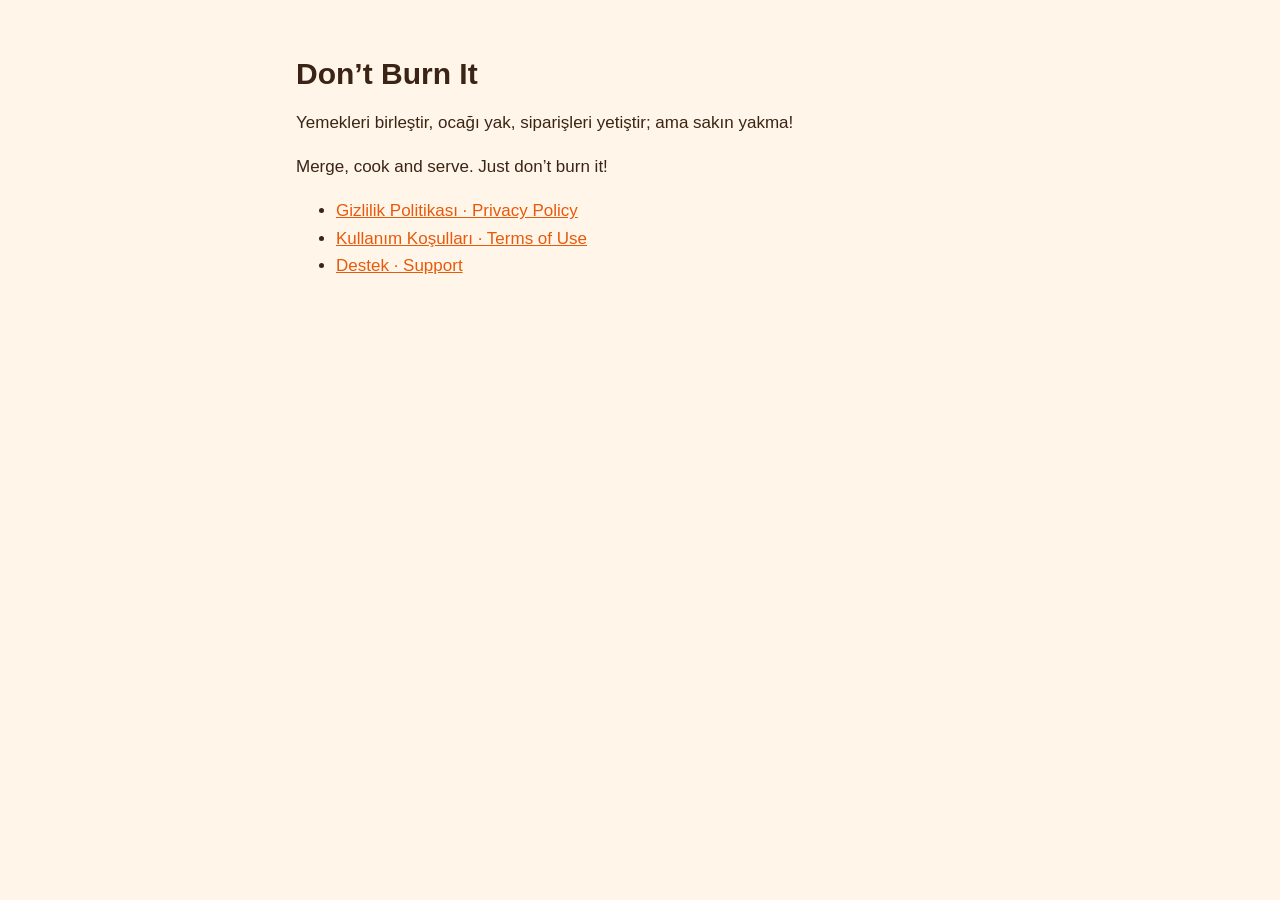
<file: index.html>
<!doctype html>
<html lang="tr">
<head>
<meta charset="utf-8">
<meta name="viewport" content="width=device-width, initial-scale=1">
<title>Don’t Burn It</title>
<link rel="stylesheet" href="style.css">
</head>
<body>
<main>
<h1>Don’t Burn It</h1>
<p>Yemekleri birleştir, ocağı yak, siparişleri yetiştir; ama sakın yakma!</p>
<p>Merge, cook and serve. Just don’t burn it!</p>
<ul>
<li><a href="gizlilik.html">Gizlilik Politikası · Privacy Policy</a></li>
<li><a href="kosullar.html">Kullanım Koşulları · Terms of Use</a></li>
<li><a href="destek.html">Destek · Support</a></li>
</ul>
</main>
</body>
</html>
</file>
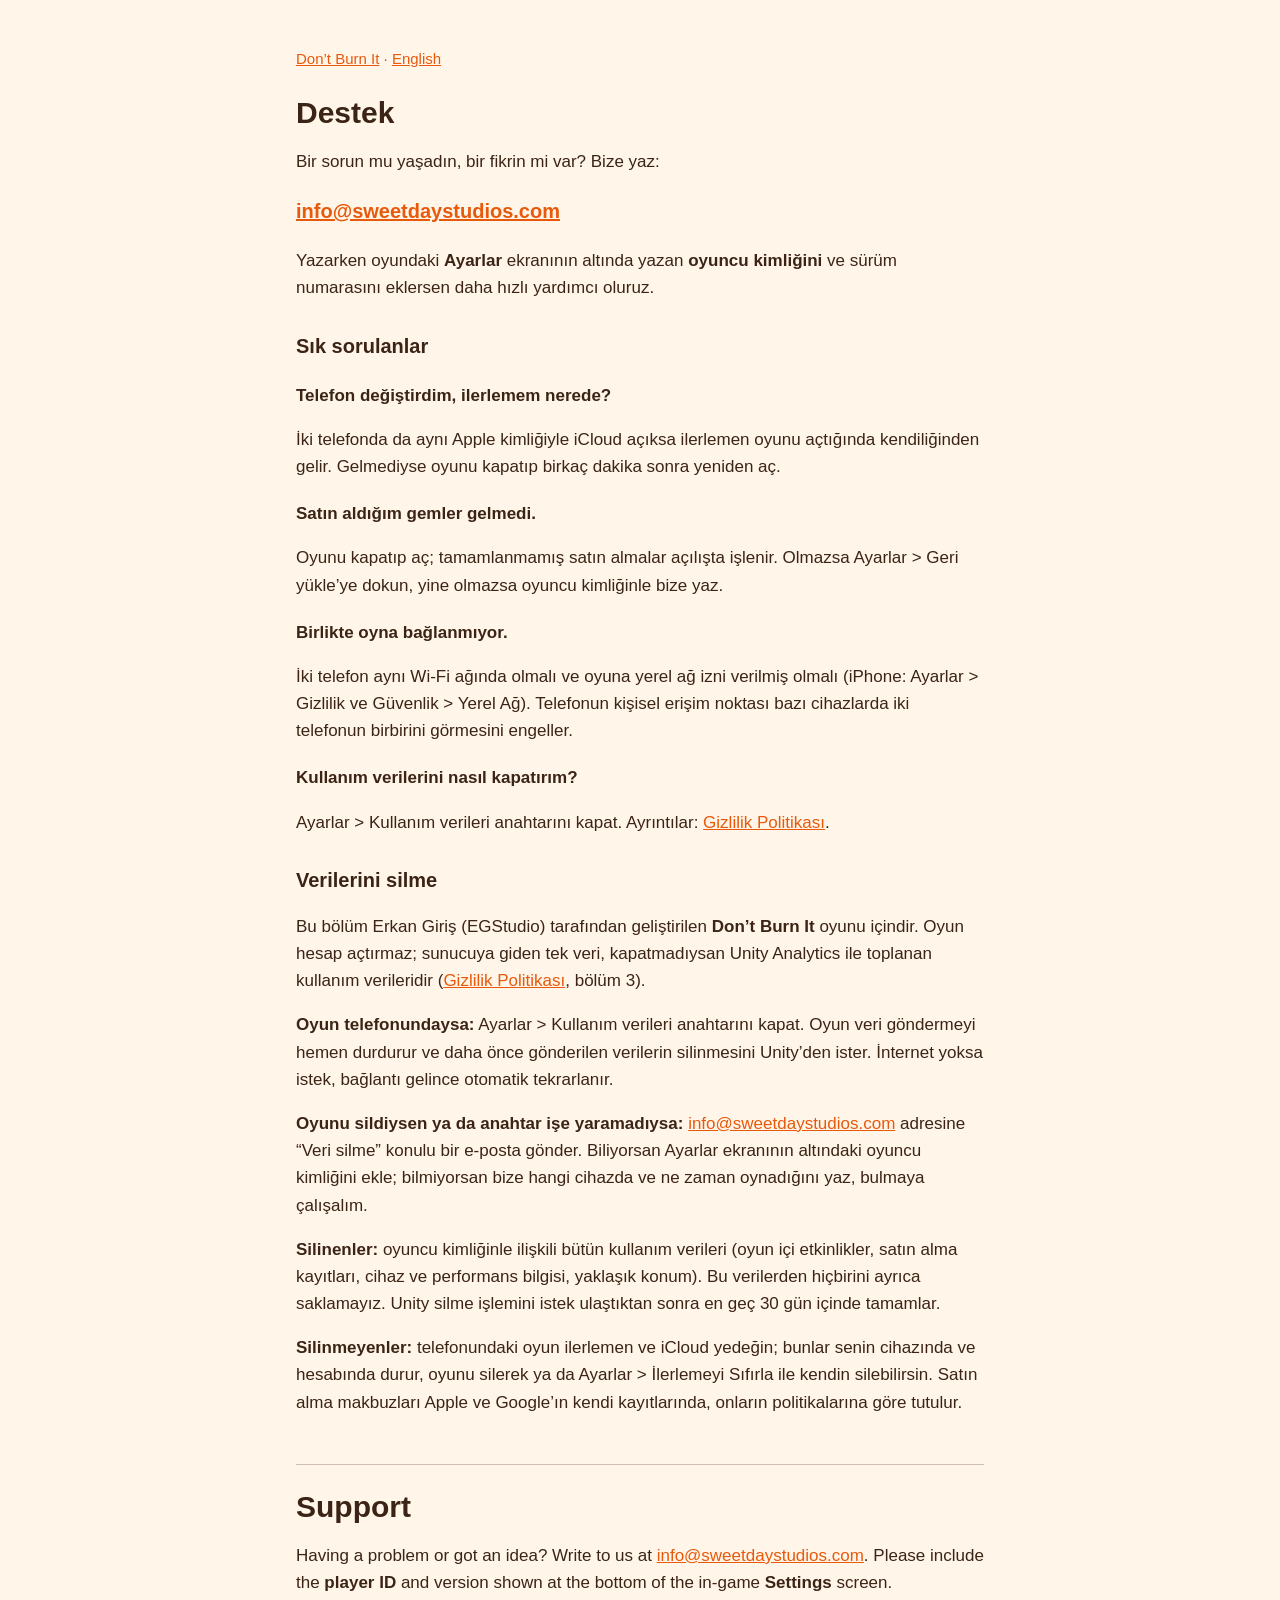
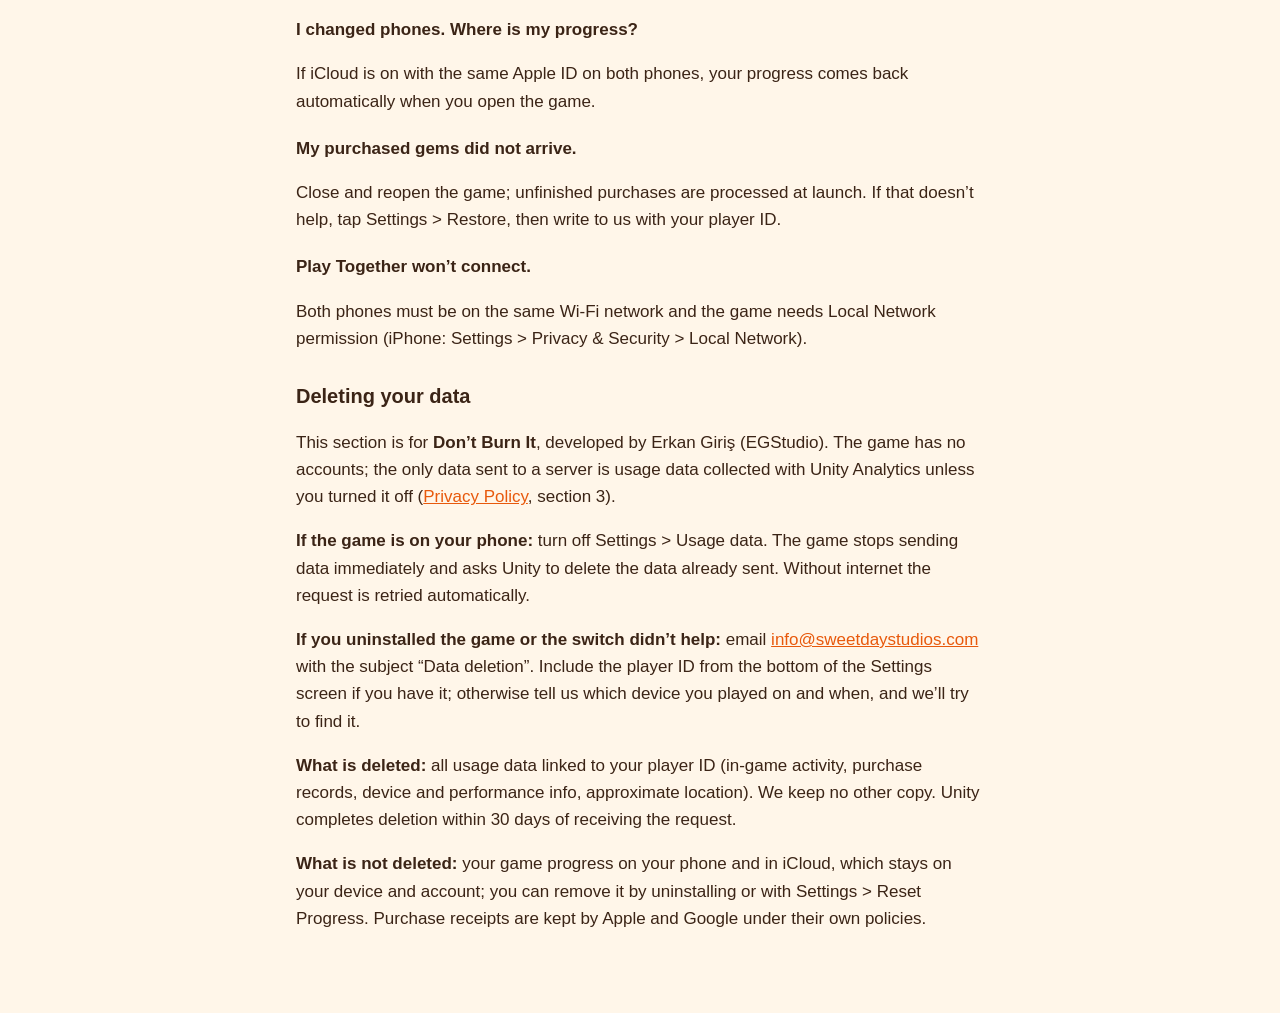
<file: destek.html>
<!doctype html>
<html lang="tr">
<head>
<meta charset="utf-8">
<meta name="viewport" content="width=device-width, initial-scale=1">
<title>Don’t Burn It · Destek</title>
<link rel="stylesheet" href="style.css">
</head>
<body>
<main>
<p class="nav"><a href="index.html">Don’t Burn It</a> · <a href="#en">English</a></p>

<h1>Destek</h1>
<p>Bir sorun mu yaşadın, bir fikrin mi var? Bize yaz:</p>
<p class="mail"><a href="mailto:info@sweetdaystudios.com">info@sweetdaystudios.com</a></p>
<p>Yazarken oyundaki <b>Ayarlar</b> ekranının altında yazan <b>oyuncu kimliğini</b> ve sürüm numarasını eklersen daha hızlı yardımcı oluruz.</p>

<h2>Sık sorulanlar</h2>
<h3>Telefon değiştirdim, ilerlemem nerede?</h3>
<p>İki telefonda da aynı Apple kimliğiyle iCloud açıksa ilerlemen oyunu açtığında kendiliğinden gelir. Gelmediyse oyunu kapatıp birkaç dakika sonra yeniden aç.</p>
<h3>Satın aldığım gemler gelmedi.</h3>
<p>Oyunu kapatıp aç; tamamlanmamış satın almalar açılışta işlenir. Olmazsa Ayarlar &gt; Geri yükle’ye dokun, yine olmazsa oyuncu kimliğinle bize yaz.</p>
<h3>Birlikte oyna bağlanmıyor.</h3>
<p>İki telefon aynı Wi-Fi ağında olmalı ve oyuna yerel ağ izni verilmiş olmalı (iPhone: Ayarlar &gt; Gizlilik ve Güvenlik &gt; Yerel Ağ). Telefonun kişisel erişim noktası bazı cihazlarda iki telefonun birbirini görmesini engeller.</p>
<h3>Kullanım verilerini nasıl kapatırım?</h3>
<p>Ayarlar &gt; Kullanım verileri anahtarını kapat. Ayrıntılar: <a href="gizlilik.html">Gizlilik Politikası</a>.</p>

<h2 id="veri-silme">Verilerini silme</h2>
<p>Bu bölüm Erkan Giriş (EGStudio) tarafından geliştirilen <b>Don’t Burn It</b> oyunu içindir. Oyun hesap açtırmaz; sunucuya giden tek veri, kapatmadıysan Unity Analytics ile toplanan kullanım verileridir (<a href="gizlilik.html">Gizlilik Politikası</a>, bölüm 3).</p>
<p><b>Oyun telefonundaysa:</b> Ayarlar &gt; Kullanım verileri anahtarını kapat. Oyun veri göndermeyi hemen durdurur ve daha önce gönderilen verilerin silinmesini Unity’den ister. İnternet yoksa istek, bağlantı gelince otomatik tekrarlanır.</p>
<p><b>Oyunu sildiysen ya da anahtar işe yaramadıysa:</b> <a href="mailto:info@sweetdaystudios.com?subject=Veri%20silme">info@sweetdaystudios.com</a> adresine “Veri silme” konulu bir e-posta gönder. Biliyorsan Ayarlar ekranının altındaki oyuncu kimliğini ekle; bilmiyorsan bize hangi cihazda ve ne zaman oynadığını yaz, bulmaya çalışalım.</p>
<p><b>Silinenler:</b> oyuncu kimliğinle ilişkili bütün kullanım verileri (oyun içi etkinlikler, satın alma kayıtları, cihaz ve performans bilgisi, yaklaşık konum). Bu verilerden hiçbirini ayrıca saklamayız. Unity silme işlemini istek ulaştıktan sonra en geç 30 gün içinde tamamlar.</p>
<p><b>Silinmeyenler:</b> telefonundaki oyun ilerlemen ve iCloud yedeğin; bunlar senin cihazında ve hesabında durur, oyunu silerek ya da Ayarlar &gt; İlerlemeyi Sıfırla ile kendin silebilirsin. Satın alma makbuzları Apple ve Google’ın kendi kayıtlarında, onların politikalarına göre tutulur.</p>

<hr id="en">

<h1>Support</h1>
<p>Having a problem or got an idea? Write to us at <a href="mailto:info@sweetdaystudios.com">info@sweetdaystudios.com</a>. Please include the <b>player ID</b> and version shown at the bottom of the in-game <b>Settings</b> screen.</p>
<h3>I changed phones. Where is my progress?</h3>
<p>If iCloud is on with the same Apple ID on both phones, your progress comes back automatically when you open the game.</p>
<h3>My purchased gems did not arrive.</h3>
<p>Close and reopen the game; unfinished purchases are processed at launch. If that doesn’t help, tap Settings &gt; Restore, then write to us with your player ID.</p>
<h3>Play Together won’t connect.</h3>
<p>Both phones must be on the same Wi-Fi network and the game needs Local Network permission (iPhone: Settings &gt; Privacy &amp; Security &gt; Local Network).</p>

<h2 id="data-deletion">Deleting your data</h2>
<p>This section is for <b>Don’t Burn It</b>, developed by Erkan Giriş (EGStudio). The game has no accounts; the only data sent to a server is usage data collected with Unity Analytics unless you turned it off (<a href="gizlilik.html#en">Privacy Policy</a>, section 3).</p>
<p><b>If the game is on your phone:</b> turn off Settings &gt; Usage data. The game stops sending data immediately and asks Unity to delete the data already sent. Without internet the request is retried automatically.</p>
<p><b>If you uninstalled the game or the switch didn’t help:</b> email <a href="mailto:info@sweetdaystudios.com?subject=Data%20deletion">info@sweetdaystudios.com</a> with the subject “Data deletion”. Include the player ID from the bottom of the Settings screen if you have it; otherwise tell us which device you played on and when, and we’ll try to find it.</p>
<p><b>What is deleted:</b> all usage data linked to your player ID (in-game activity, purchase records, device and performance info, approximate location). We keep no other copy. Unity completes deletion within 30 days of receiving the request.</p>
<p><b>What is not deleted:</b> your game progress on your phone and in iCloud, which stays on your device and account; you can remove it by uninstalling or with Settings &gt; Reset Progress. Purchase receipts are kept by Apple and Google under their own policies.</p>
</main>
</body>
</html>
</file>
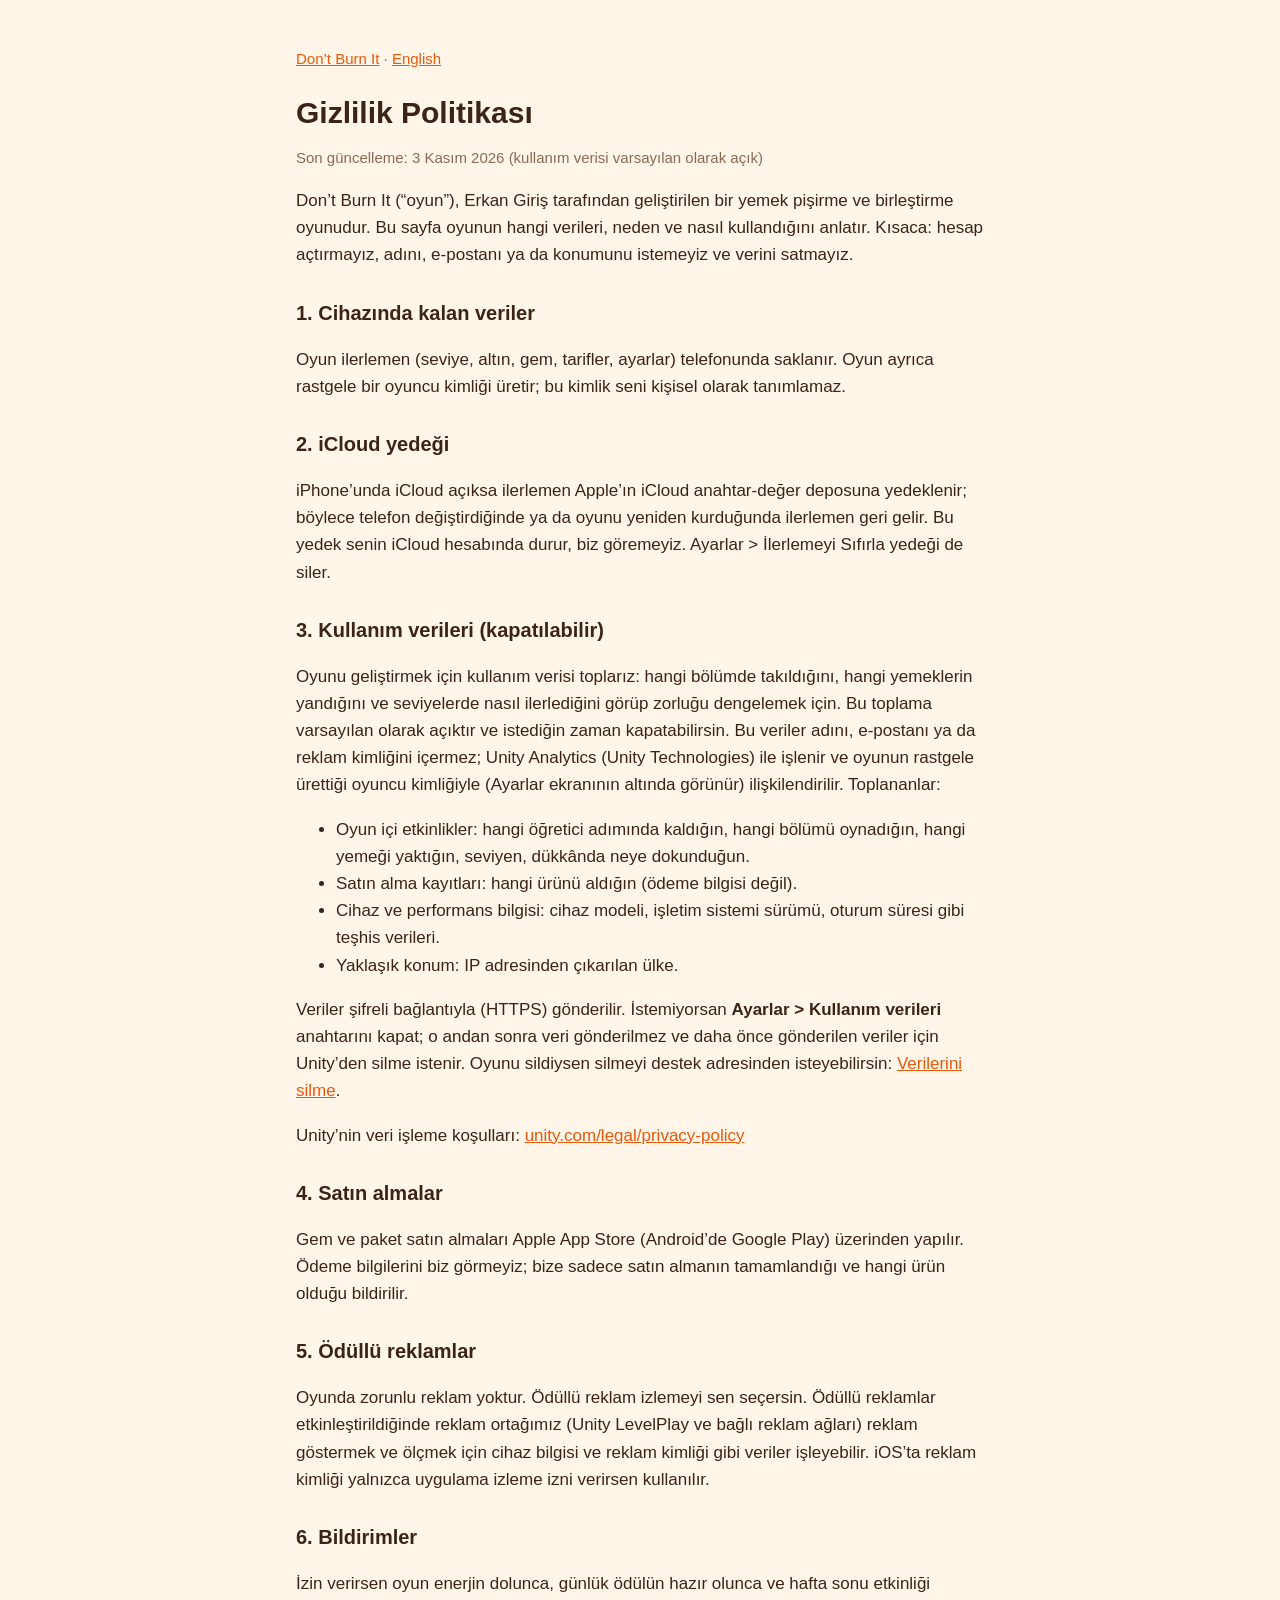
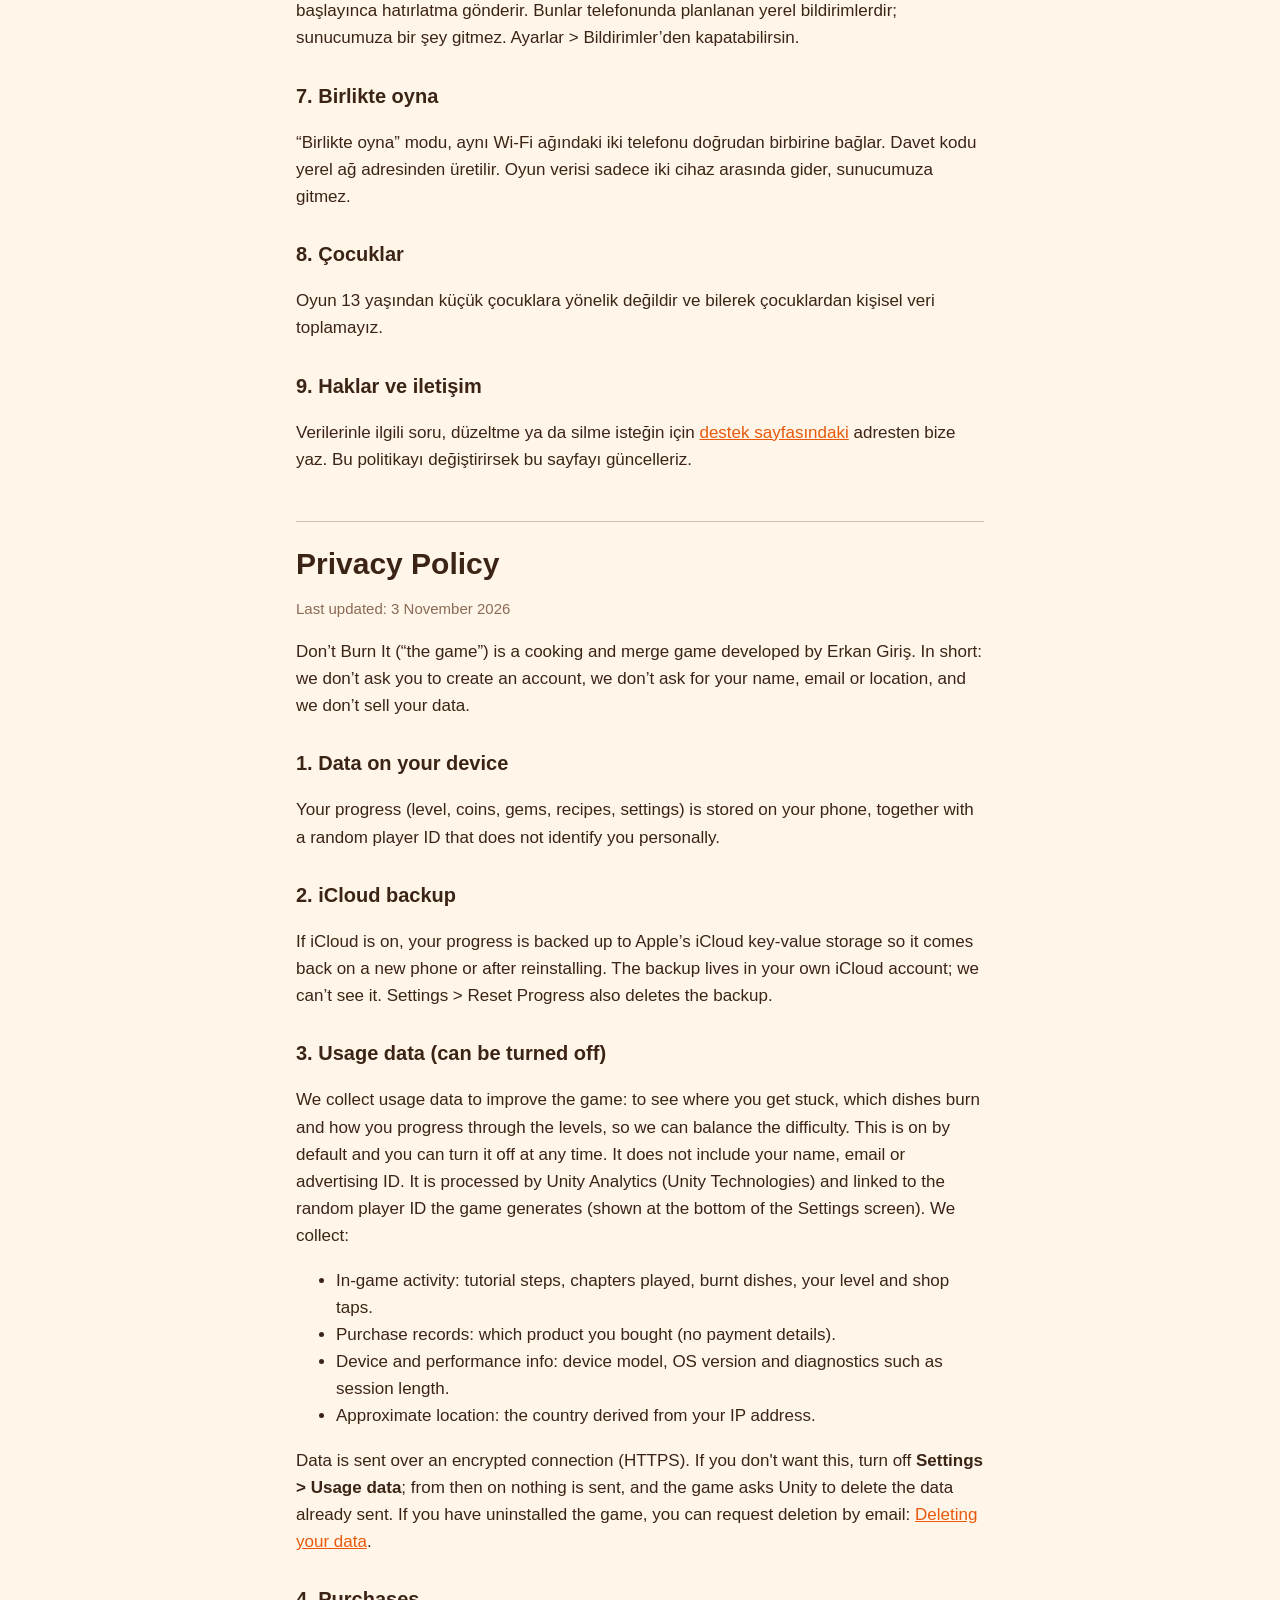
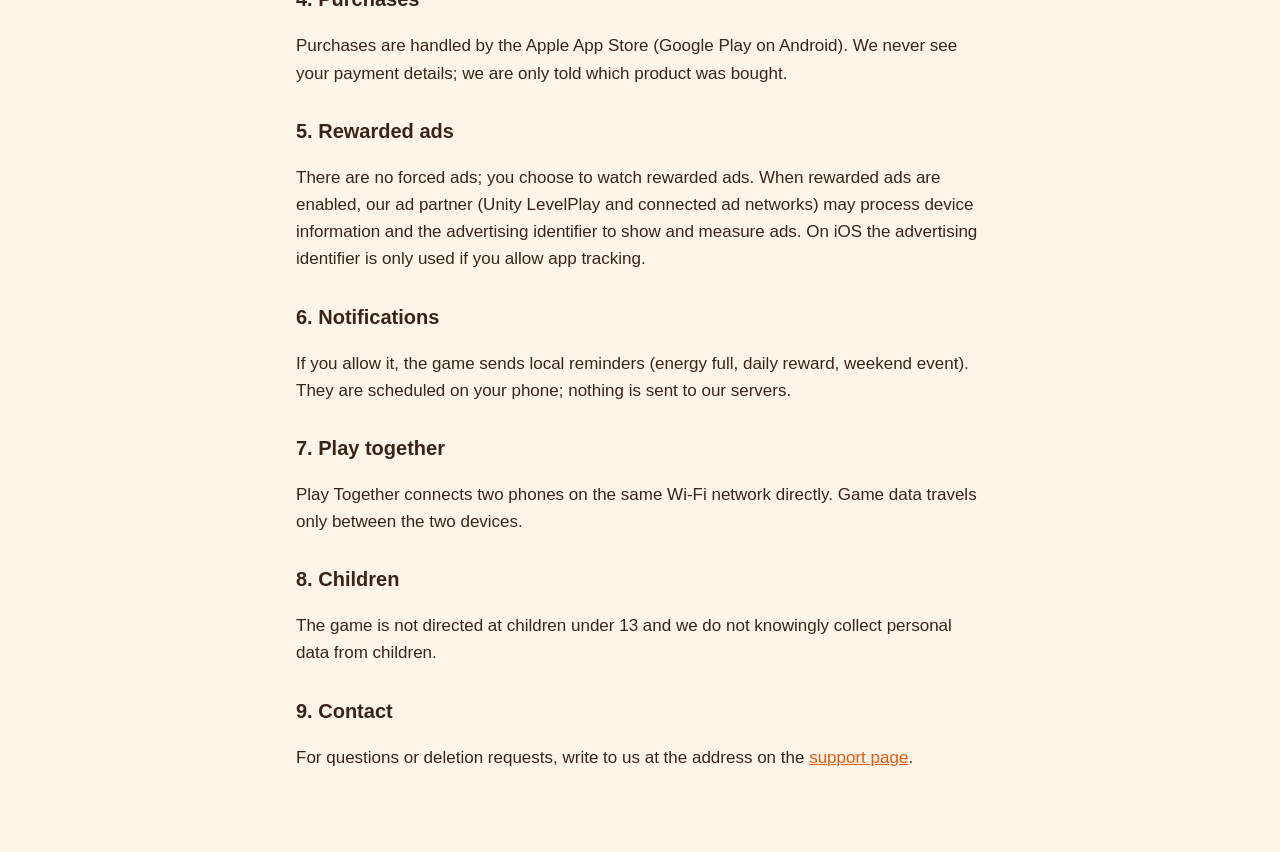
<file: gizlilik.html>
<!doctype html>
<html lang="tr">
<head>
<meta charset="utf-8">
<meta name="viewport" content="width=device-width, initial-scale=1">
<title>Don’t Burn It · Gizlilik Politikası</title>
<link rel="stylesheet" href="style.css">
</head>
<body>
<main>
<p class="nav"><a href="index.html">Don’t Burn It</a> · <a href="#en">English</a></p>

<h1>Gizlilik Politikası</h1>
<p class="muted">Son güncelleme: 3 Kasım 2026 (kullanım verisi varsayılan olarak açık)</p>

<p>Don’t Burn It (“oyun”), Erkan Giriş tarafından geliştirilen bir yemek pişirme ve birleştirme oyunudur. Bu sayfa oyunun hangi verileri, neden ve nasıl kullandığını anlatır. Kısaca: hesap açtırmayız, adını, e-postanı ya da konumunu istemeyiz ve verini satmayız.</p>

<h2>1. Cihazında kalan veriler</h2>
<p>Oyun ilerlemen (seviye, altın, gem, tarifler, ayarlar) telefonunda saklanır. Oyun ayrıca rastgele bir oyuncu kimliği üretir; bu kimlik seni kişisel olarak tanımlamaz.</p>

<h2>2. iCloud yedeği</h2>
<p>iPhone’unda iCloud açıksa ilerlemen Apple’ın iCloud anahtar-değer deposuna yedeklenir; böylece telefon değiştirdiğinde ya da oyunu yeniden kurduğunda ilerlemen geri gelir. Bu yedek senin iCloud hesabında durur, biz göremeyiz. Ayarlar &gt; İlerlemeyi Sıfırla yedeği de siler.</p>

<h2>3. Kullanım verileri (kapatılabilir)</h2>
<p>Oyunu geliştirmek için kullanım verisi toplarız: hangi bölümde takıldığını, hangi yemeklerin yandığını ve seviyelerde nasıl ilerlediğini görüp zorluğu dengelemek için. Bu toplama varsayılan olarak açıktır ve istediğin zaman kapatabilirsin. Bu veriler adını, e-postanı ya da reklam kimliğini içermez; Unity Analytics (Unity Technologies) ile işlenir ve oyunun rastgele ürettiği oyuncu kimliğiyle (Ayarlar ekranının altında görünür) ilişkilendirilir. Toplananlar:</p>
<ul>
<li>Oyun içi etkinlikler: hangi öğretici adımında kaldığın, hangi bölümü oynadığın, hangi yemeği yaktığın, seviyen, dükkânda neye dokunduğun.</li>
<li>Satın alma kayıtları: hangi ürünü aldığın (ödeme bilgisi değil).</li>
<li>Cihaz ve performans bilgisi: cihaz modeli, işletim sistemi sürümü, oturum süresi gibi teşhis verileri.</li>
<li>Yaklaşık konum: IP adresinden çıkarılan ülke.</li>
</ul>
<p>Veriler şifreli bağlantıyla (HTTPS) gönderilir. İstemiyorsan <b>Ayarlar &gt; Kullanım verileri</b> anahtarını kapat; o andan sonra veri gönderilmez ve daha önce gönderilen veriler için Unity’den silme istenir. Oyunu sildiysen silmeyi destek adresinden isteyebilirsin: <a href="destek.html#veri-silme">Verilerini silme</a>.</p>
<p>Unity’nin veri işleme koşulları: <a href="https://unity.com/legal/privacy-policy">unity.com/legal/privacy-policy</a></p>

<h2>4. Satın almalar</h2>
<p>Gem ve paket satın almaları Apple App Store (Android’de Google Play) üzerinden yapılır. Ödeme bilgilerini biz görmeyiz; bize sadece satın almanın tamamlandığı ve hangi ürün olduğu bildirilir.</p>

<h2>5. Ödüllü reklamlar</h2>
<p>Oyunda zorunlu reklam yoktur. Ödüllü reklam izlemeyi sen seçersin. Ödüllü reklamlar etkinleştirildiğinde reklam ortağımız (Unity LevelPlay ve bağlı reklam ağları) reklam göstermek ve ölçmek için cihaz bilgisi ve reklam kimliği gibi veriler işleyebilir. iOS’ta reklam kimliği yalnızca uygulama izleme izni verirsen kullanılır.</p>

<h2>6. Bildirimler</h2>
<p>İzin verirsen oyun enerjin dolunca, günlük ödülün hazır olunca ve hafta sonu etkinliği başlayınca hatırlatma gönderir. Bunlar telefonunda planlanan yerel bildirimlerdir; sunucumuza bir şey gitmez. Ayarlar &gt; Bildirimler’den kapatabilirsin.</p>

<h2>7. Birlikte oyna</h2>
<p>“Birlikte oyna” modu, aynı Wi-Fi ağındaki iki telefonu doğrudan birbirine bağlar. Davet kodu yerel ağ adresinden üretilir. Oyun verisi sadece iki cihaz arasında gider, sunucumuza gitmez.</p>

<h2>8. Çocuklar</h2>
<p>Oyun 13 yaşından küçük çocuklara yönelik değildir ve bilerek çocuklardan kişisel veri toplamayız.</p>

<h2>9. Haklar ve iletişim</h2>
<p>Verilerinle ilgili soru, düzeltme ya da silme isteğin için <a href="destek.html">destek sayfasındaki</a> adresten bize yaz. Bu politikayı değiştirirsek bu sayfayı güncelleriz.</p>

<hr id="en">

<h1>Privacy Policy</h1>
<p class="muted">Last updated: 3 November 2026</p>

<p>Don’t Burn It (“the game”) is a cooking and merge game developed by Erkan Giriş. In short: we don’t ask you to create an account, we don’t ask for your name, email or location, and we don’t sell your data.</p>

<h2>1. Data on your device</h2>
<p>Your progress (level, coins, gems, recipes, settings) is stored on your phone, together with a random player ID that does not identify you personally.</p>

<h2>2. iCloud backup</h2>
<p>If iCloud is on, your progress is backed up to Apple’s iCloud key-value storage so it comes back on a new phone or after reinstalling. The backup lives in your own iCloud account; we can’t see it. Settings &gt; Reset Progress also deletes the backup.</p>

<h2>3. Usage data (can be turned off)</h2>
<p>We collect usage data to improve the game: to see where you get stuck, which dishes burn and how you progress through the levels, so we can balance the difficulty. This is on by default and you can turn it off at any time. It does not include your name, email or advertising ID. It is processed by Unity Analytics (Unity Technologies) and linked to the random player ID the game generates (shown at the bottom of the Settings screen). We collect:</p>
<ul>
<li>In-game activity: tutorial steps, chapters played, burnt dishes, your level and shop taps.</li>
<li>Purchase records: which product you bought (no payment details).</li>
<li>Device and performance info: device model, OS version and diagnostics such as session length.</li>
<li>Approximate location: the country derived from your IP address.</li>
</ul>
<p>Data is sent over an encrypted connection (HTTPS). If you don't want this, turn off <b>Settings &gt; Usage data</b>; from then on nothing is sent, and the game asks Unity to delete the data already sent. If you have uninstalled the game, you can request deletion by email: <a href="destek.html#data-deletion">Deleting your data</a>.</p>

<h2>4. Purchases</h2>
<p>Purchases are handled by the Apple App Store (Google Play on Android). We never see your payment details; we are only told which product was bought.</p>

<h2>5. Rewarded ads</h2>
<p>There are no forced ads; you choose to watch rewarded ads. When rewarded ads are enabled, our ad partner (Unity LevelPlay and connected ad networks) may process device information and the advertising identifier to show and measure ads. On iOS the advertising identifier is only used if you allow app tracking.</p>

<h2>6. Notifications</h2>
<p>If you allow it, the game sends local reminders (energy full, daily reward, weekend event). They are scheduled on your phone; nothing is sent to our servers.</p>

<h2>7. Play together</h2>
<p>Play Together connects two phones on the same Wi-Fi network directly. Game data travels only between the two devices.</p>

<h2>8. Children</h2>
<p>The game is not directed at children under 13 and we do not knowingly collect personal data from children.</p>

<h2>9. Contact</h2>
<p>For questions or deletion requests, write to us at the address on the <a href="destek.html">support page</a>.</p>
</main>
</body>
</html>
</file>
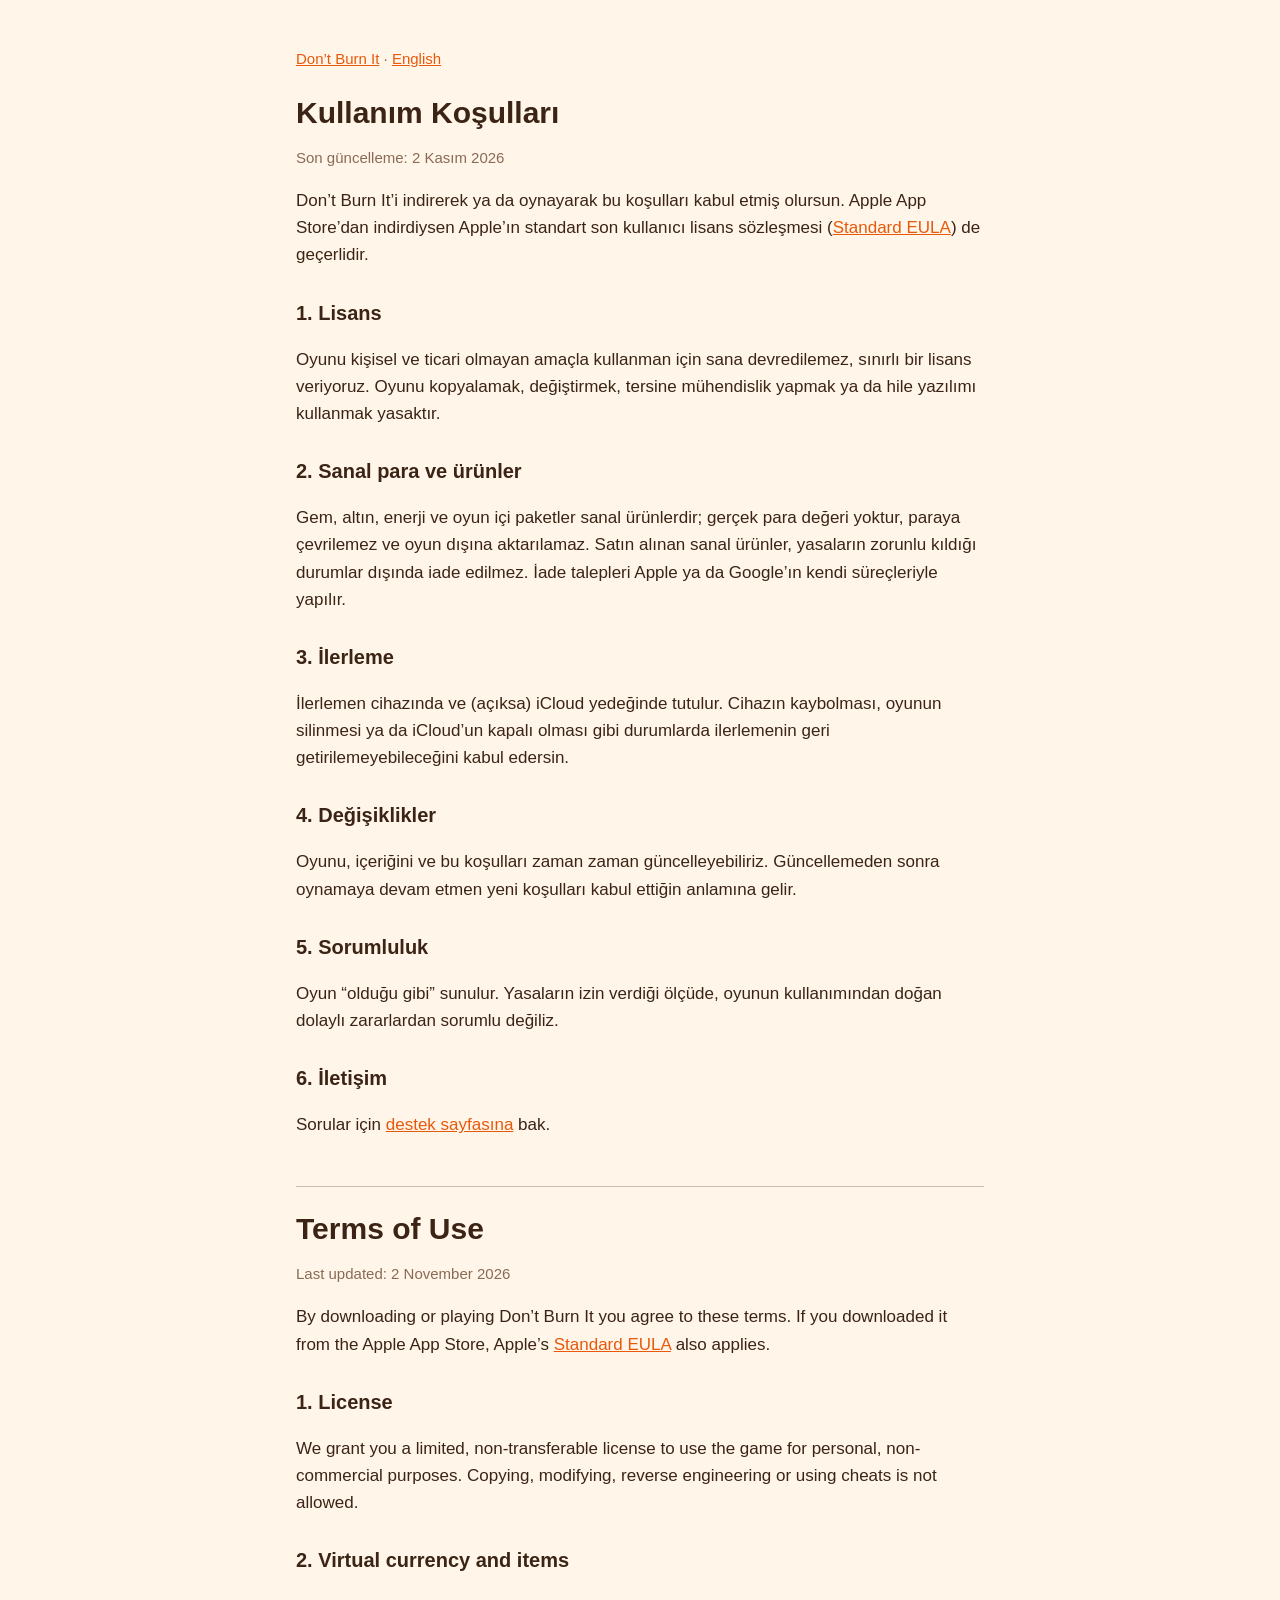
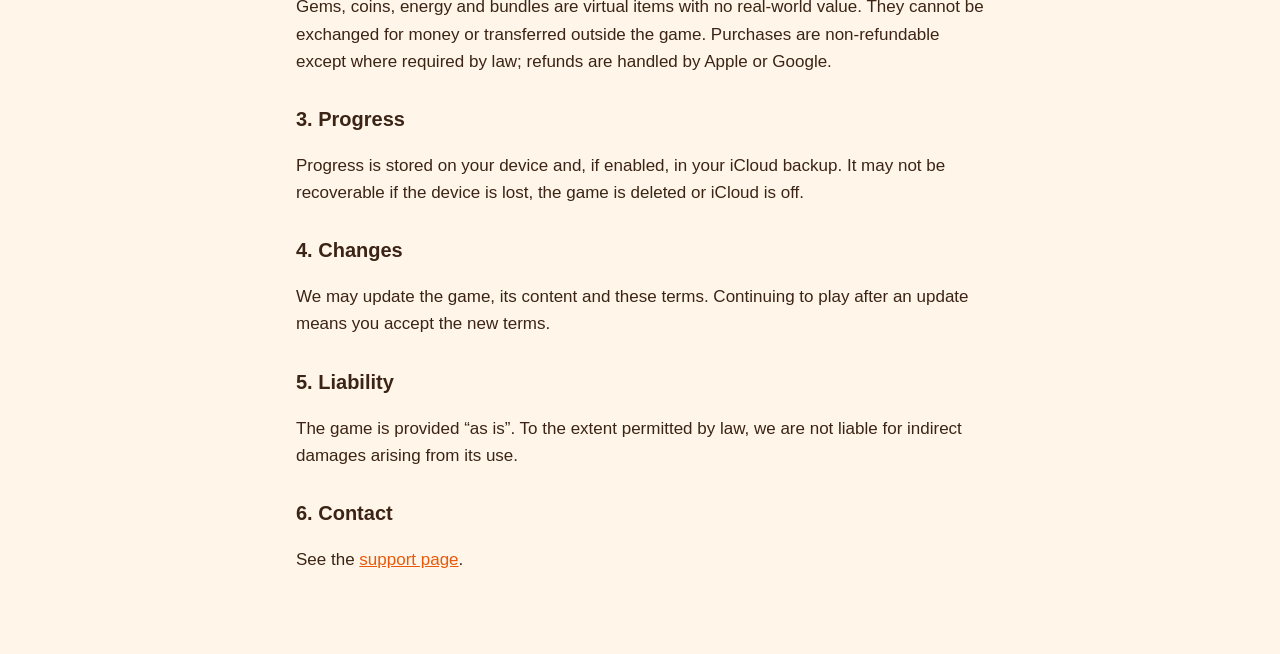
<file: kosullar.html>
<!doctype html>
<html lang="tr">
<head>
<meta charset="utf-8">
<meta name="viewport" content="width=device-width, initial-scale=1">
<title>Don’t Burn It · Kullanım Koşulları</title>
<link rel="stylesheet" href="style.css">
</head>
<body>
<main>
<p class="nav"><a href="index.html">Don’t Burn It</a> · <a href="#en">English</a></p>

<h1>Kullanım Koşulları</h1>
<p class="muted">Son güncelleme: 2 Kasım 2026</p>

<p>Don’t Burn It’i indirerek ya da oynayarak bu koşulları kabul etmiş olursun. Apple App Store’dan indirdiysen Apple’ın standart son kullanıcı lisans sözleşmesi (<a href="https://www.apple.com/legal/internet-services/itunes/dev/stdeula/">Standard EULA</a>) de geçerlidir.</p>

<h2>1. Lisans</h2>
<p>Oyunu kişisel ve ticari olmayan amaçla kullanman için sana devredilemez, sınırlı bir lisans veriyoruz. Oyunu kopyalamak, değiştirmek, tersine mühendislik yapmak ya da hile yazılımı kullanmak yasaktır.</p>

<h2>2. Sanal para ve ürünler</h2>
<p>Gem, altın, enerji ve oyun içi paketler sanal ürünlerdir; gerçek para değeri yoktur, paraya çevrilemez ve oyun dışına aktarılamaz. Satın alınan sanal ürünler, yasaların zorunlu kıldığı durumlar dışında iade edilmez. İade talepleri Apple ya da Google’ın kendi süreçleriyle yapılır.</p>

<h2>3. İlerleme</h2>
<p>İlerlemen cihazında ve (açıksa) iCloud yedeğinde tutulur. Cihazın kaybolması, oyunun silinmesi ya da iCloud’un kapalı olması gibi durumlarda ilerlemenin geri getirilemeyebileceğini kabul edersin.</p>

<h2>4. Değişiklikler</h2>
<p>Oyunu, içeriğini ve bu koşulları zaman zaman güncelleyebiliriz. Güncellemeden sonra oynamaya devam etmen yeni koşulları kabul ettiğin anlamına gelir.</p>

<h2>5. Sorumluluk</h2>
<p>Oyun “olduğu gibi” sunulur. Yasaların izin verdiği ölçüde, oyunun kullanımından doğan dolaylı zararlardan sorumlu değiliz.</p>

<h2>6. İletişim</h2>
<p>Sorular için <a href="destek.html">destek sayfasına</a> bak.</p>

<hr id="en">

<h1>Terms of Use</h1>
<p class="muted">Last updated: 2 November 2026</p>

<p>By downloading or playing Don’t Burn It you agree to these terms. If you downloaded it from the Apple App Store, Apple’s <a href="https://www.apple.com/legal/internet-services/itunes/dev/stdeula/">Standard EULA</a> also applies.</p>

<h2>1. License</h2>
<p>We grant you a limited, non-transferable license to use the game for personal, non-commercial purposes. Copying, modifying, reverse engineering or using cheats is not allowed.</p>

<h2>2. Virtual currency and items</h2>
<p>Gems, coins, energy and bundles are virtual items with no real-world value. They cannot be exchanged for money or transferred outside the game. Purchases are non-refundable except where required by law; refunds are handled by Apple or Google.</p>

<h2>3. Progress</h2>
<p>Progress is stored on your device and, if enabled, in your iCloud backup. It may not be recoverable if the device is lost, the game is deleted or iCloud is off.</p>

<h2>4. Changes</h2>
<p>We may update the game, its content and these terms. Continuing to play after an update means you accept the new terms.</p>

<h2>5. Liability</h2>
<p>The game is provided “as is”. To the extent permitted by law, we are not liable for indirect damages arising from its use.</p>

<h2>6. Contact</h2>
<p>See the <a href="destek.html">support page</a>.</p>
</main>
</body>
</html>
</file>
<file: style.css>
:root { --bg: #FFF6E9; --ink: #3B2416; --muted: #8A6A55; --accent: #E8590C; }
@media (prefers-color-scheme: dark) { :root { --bg: #1E1611; --ink: #F3E6DA; --muted: #B79C88; --accent: #FF8A3D; } }
* { box-sizing: border-box; }
body { margin: 0; background: var(--bg); color: var(--ink); font: 17px/1.6 -apple-system, BlinkMacSystemFont, "Segoe UI", Roboto, sans-serif; }
main { max-width: 720px; margin: 0 auto; padding: 32px 16px 64px; }
h1 { font-size: 30px; line-height: 1.2; margin: 24px 0 4px; }
h2 { font-size: 20px; margin: 28px 0 6px; }
h3 { font-size: 17px; margin: 20px 0 4px; }
a { color: var(--accent); }
.muted, .nav { color: var(--muted); font-size: 15px; }
.mail { font-size: 20px; font-weight: 600; }
hr { border: 0; border-top: 1px solid var(--muted); opacity: .4; margin: 48px 0 16px; }
</file>
